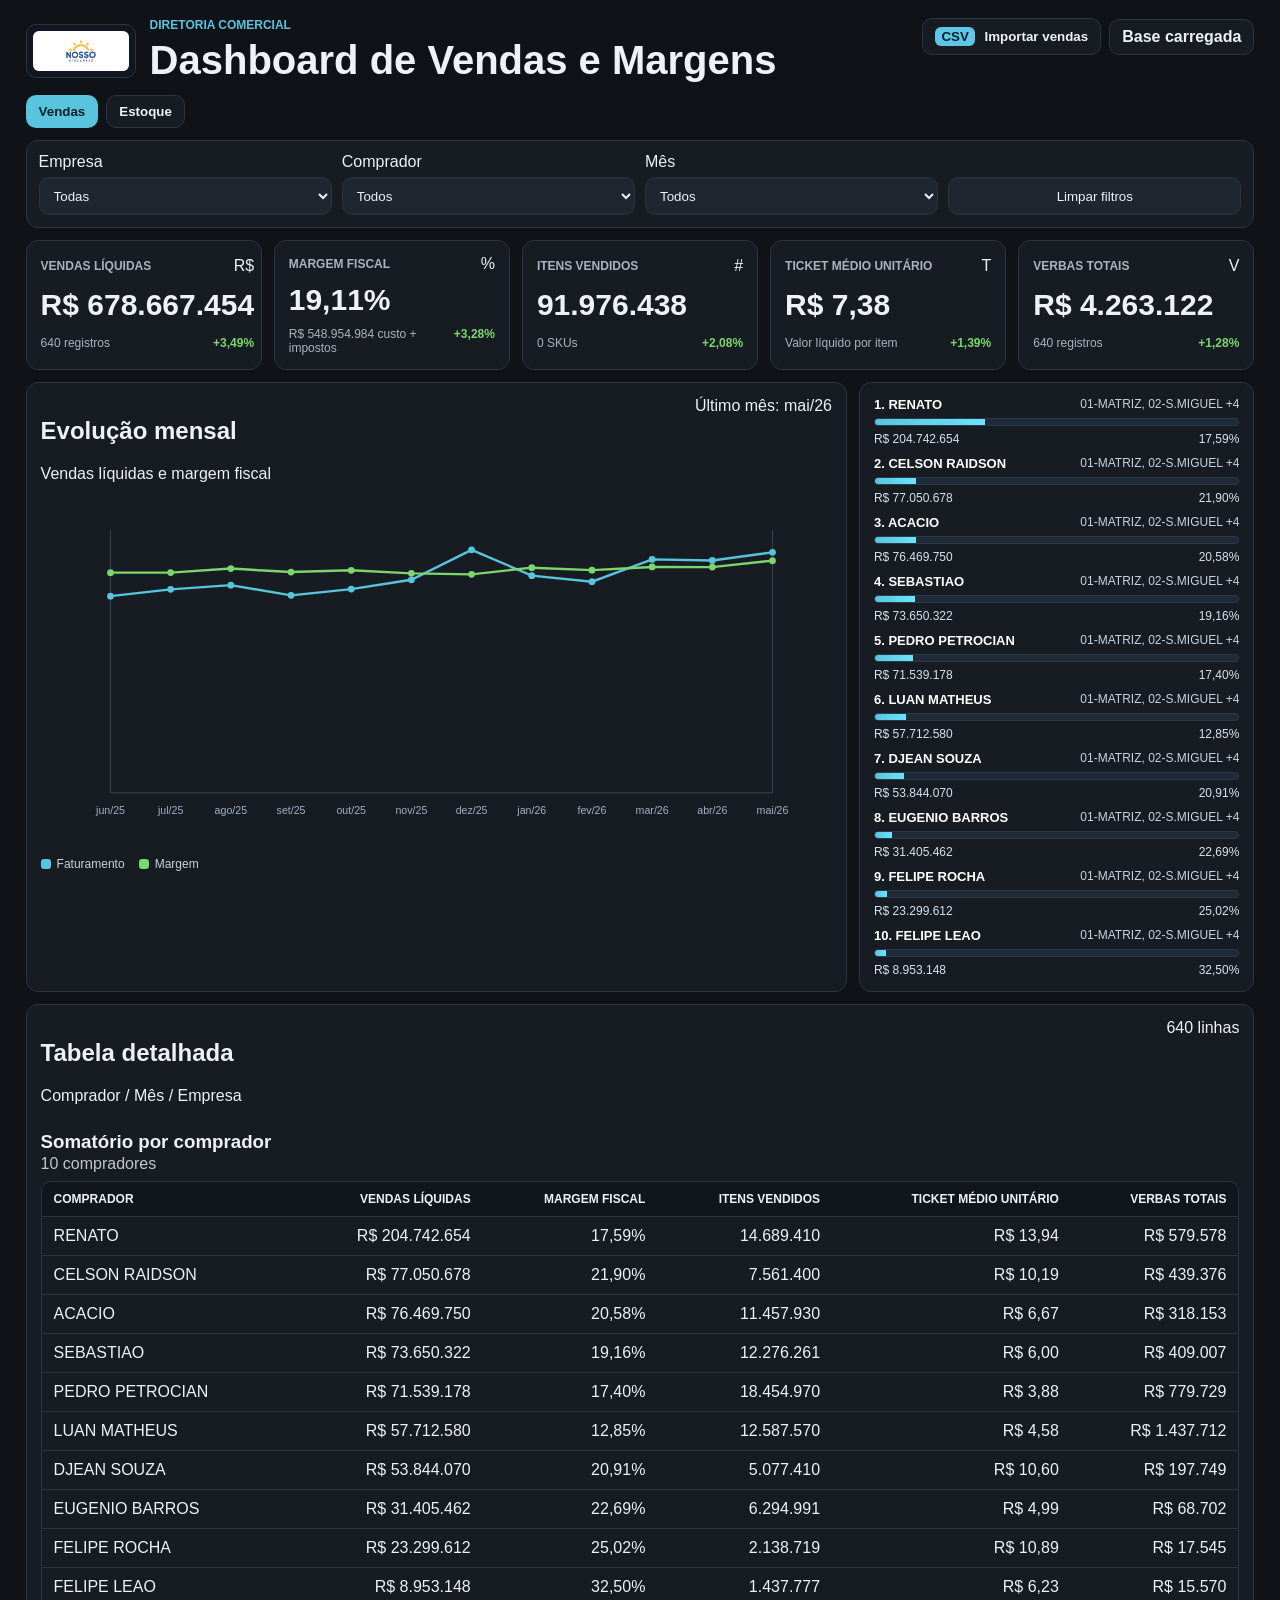
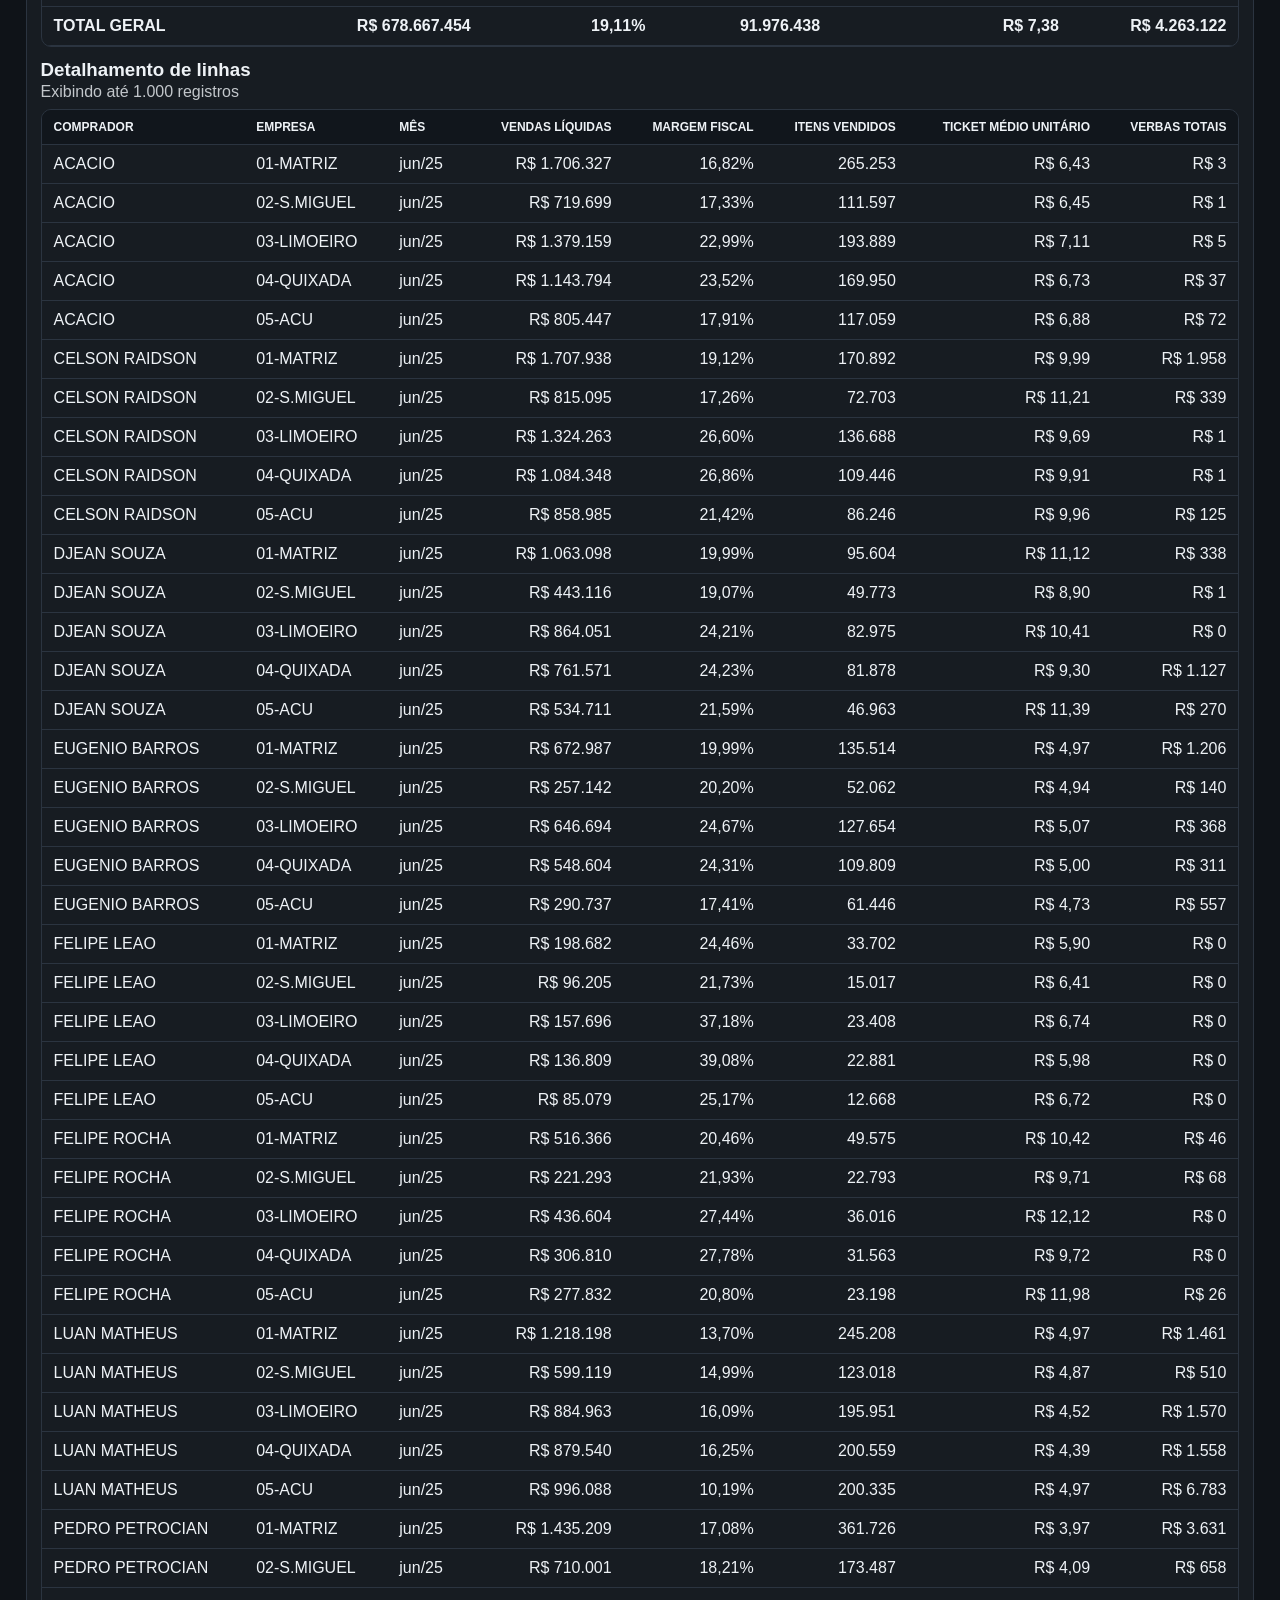
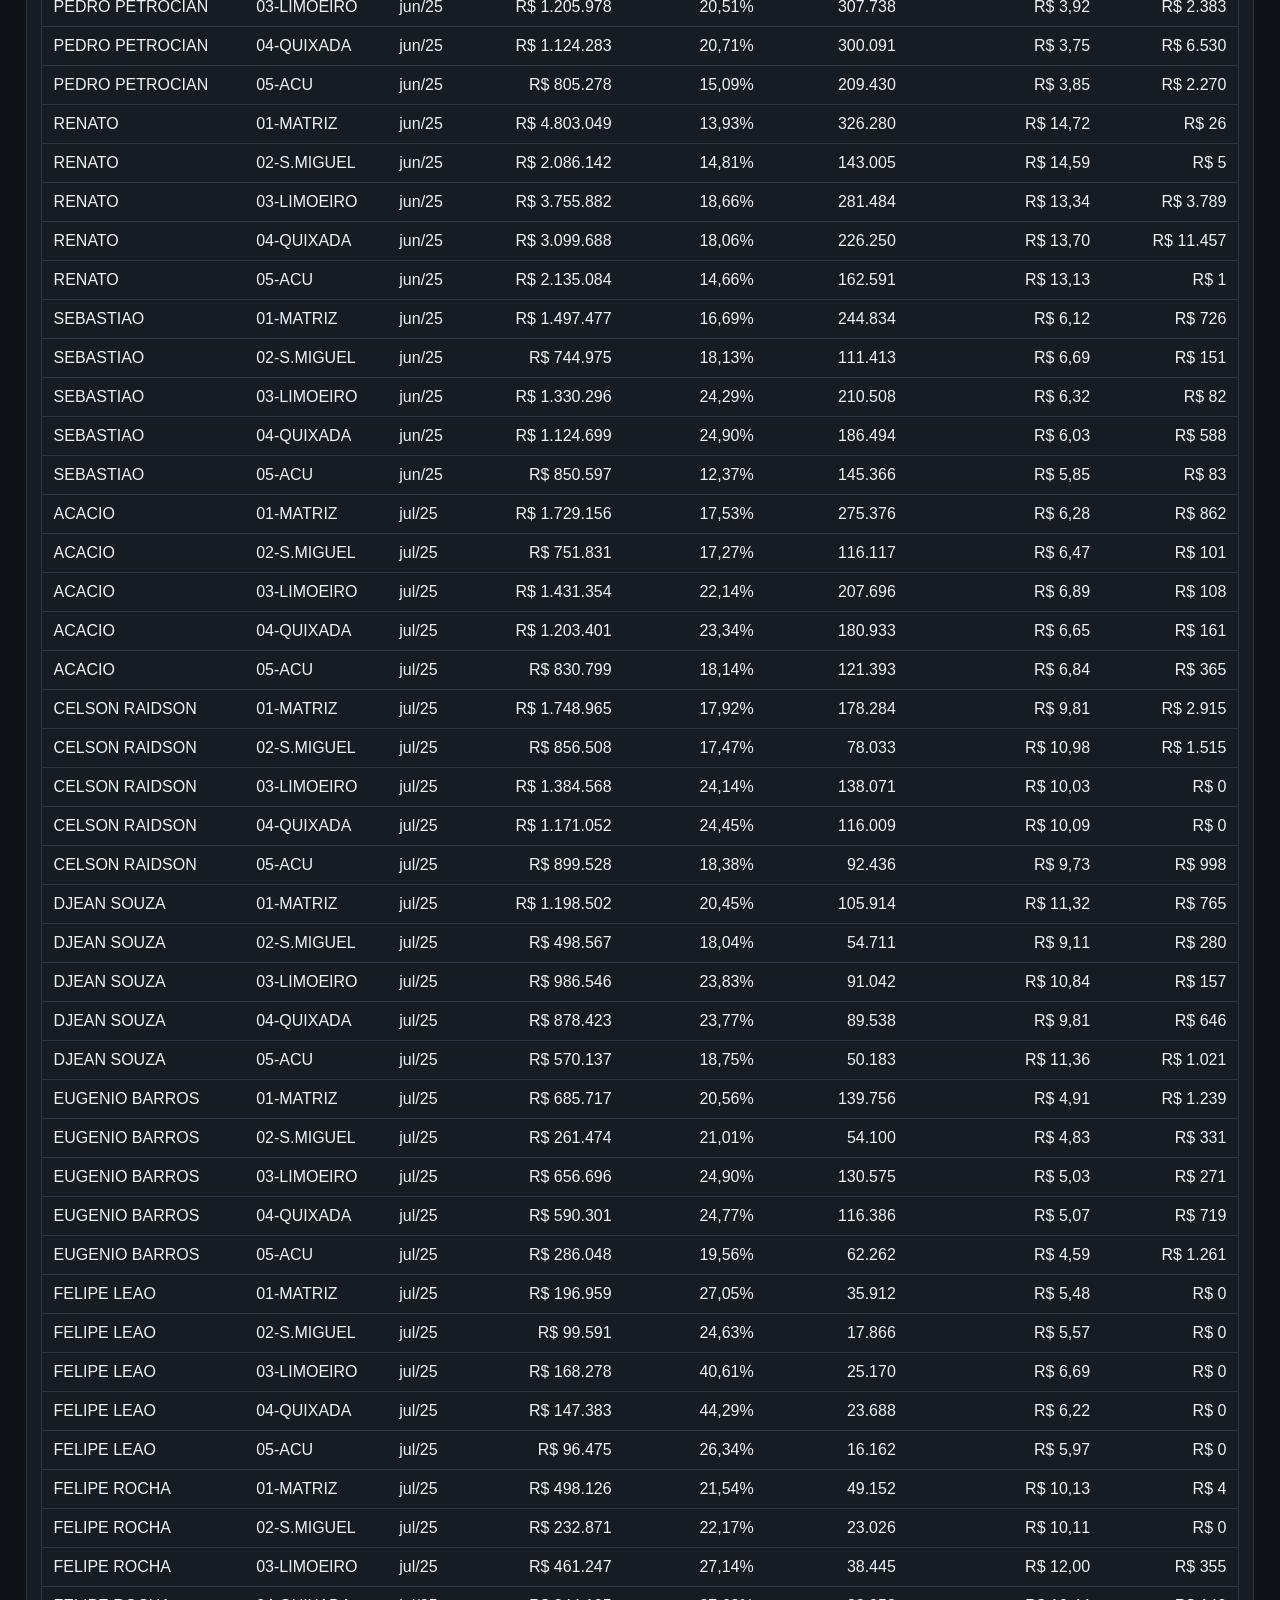
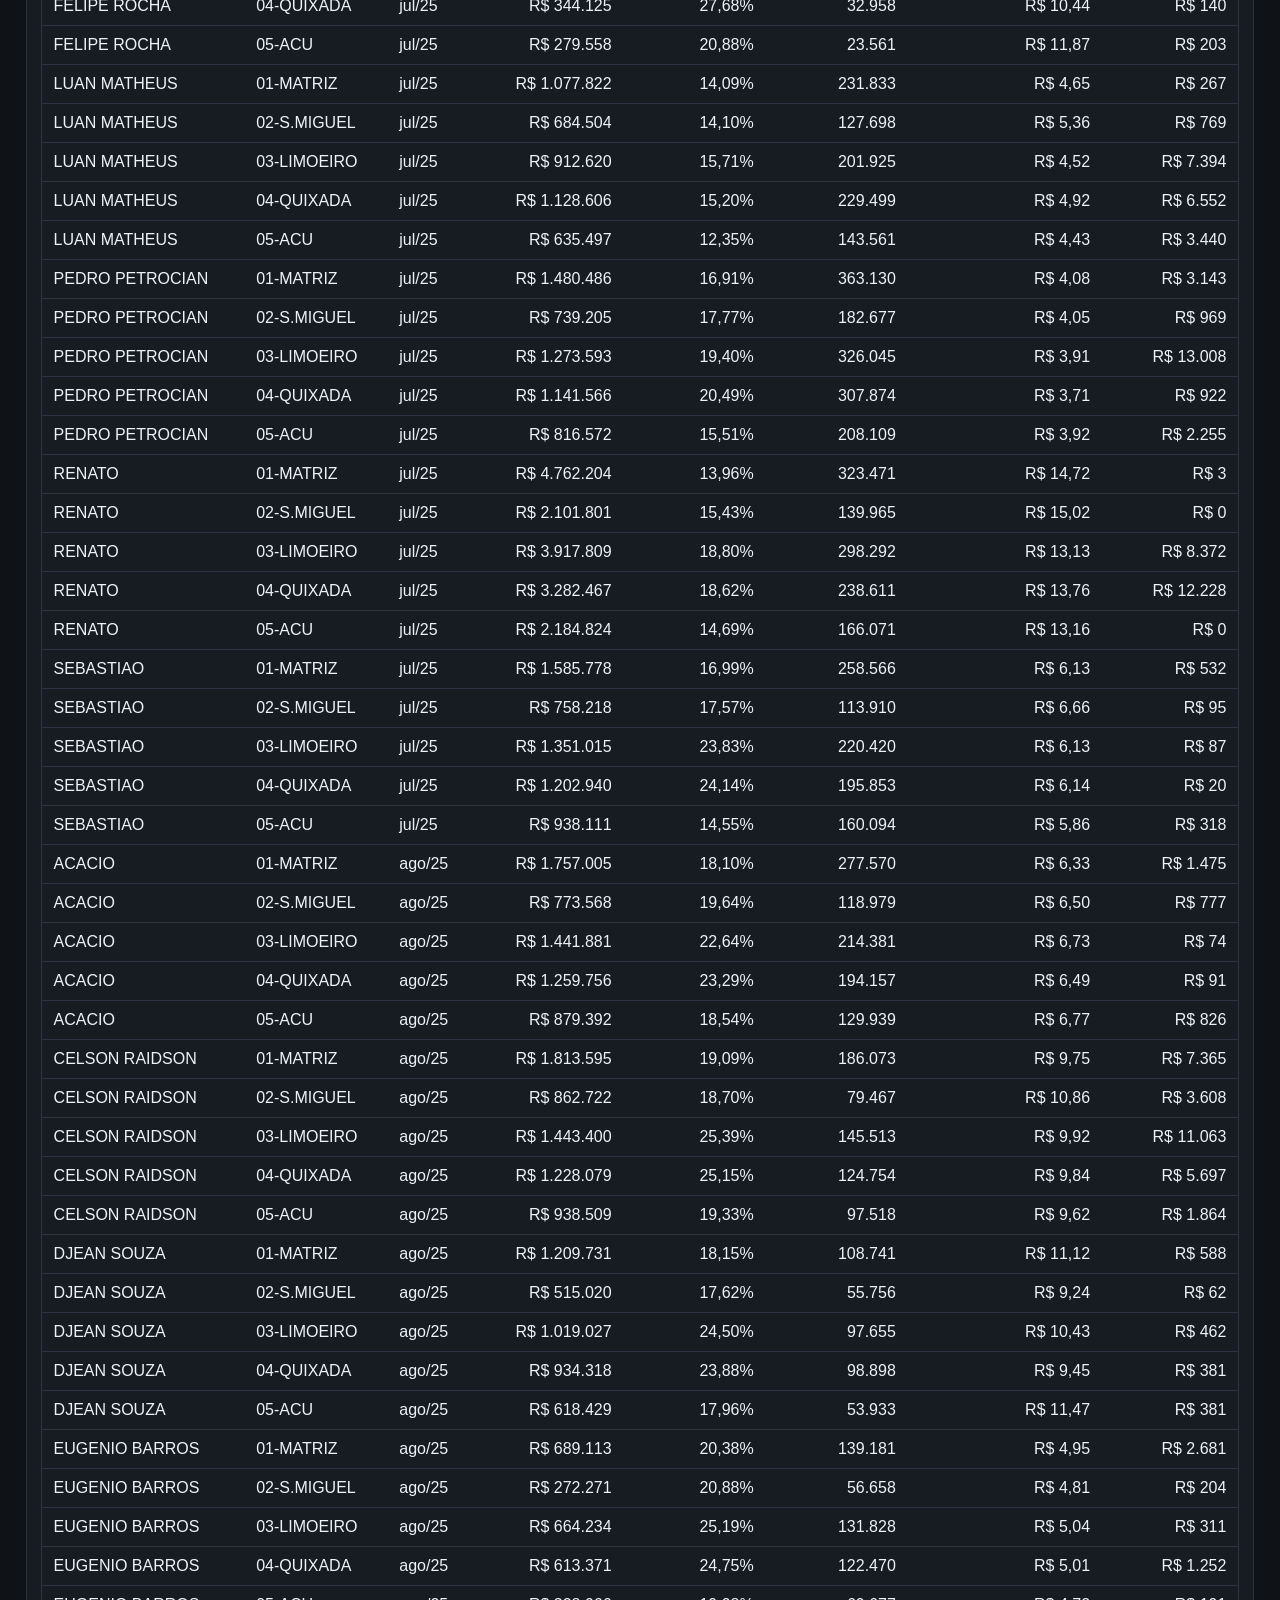
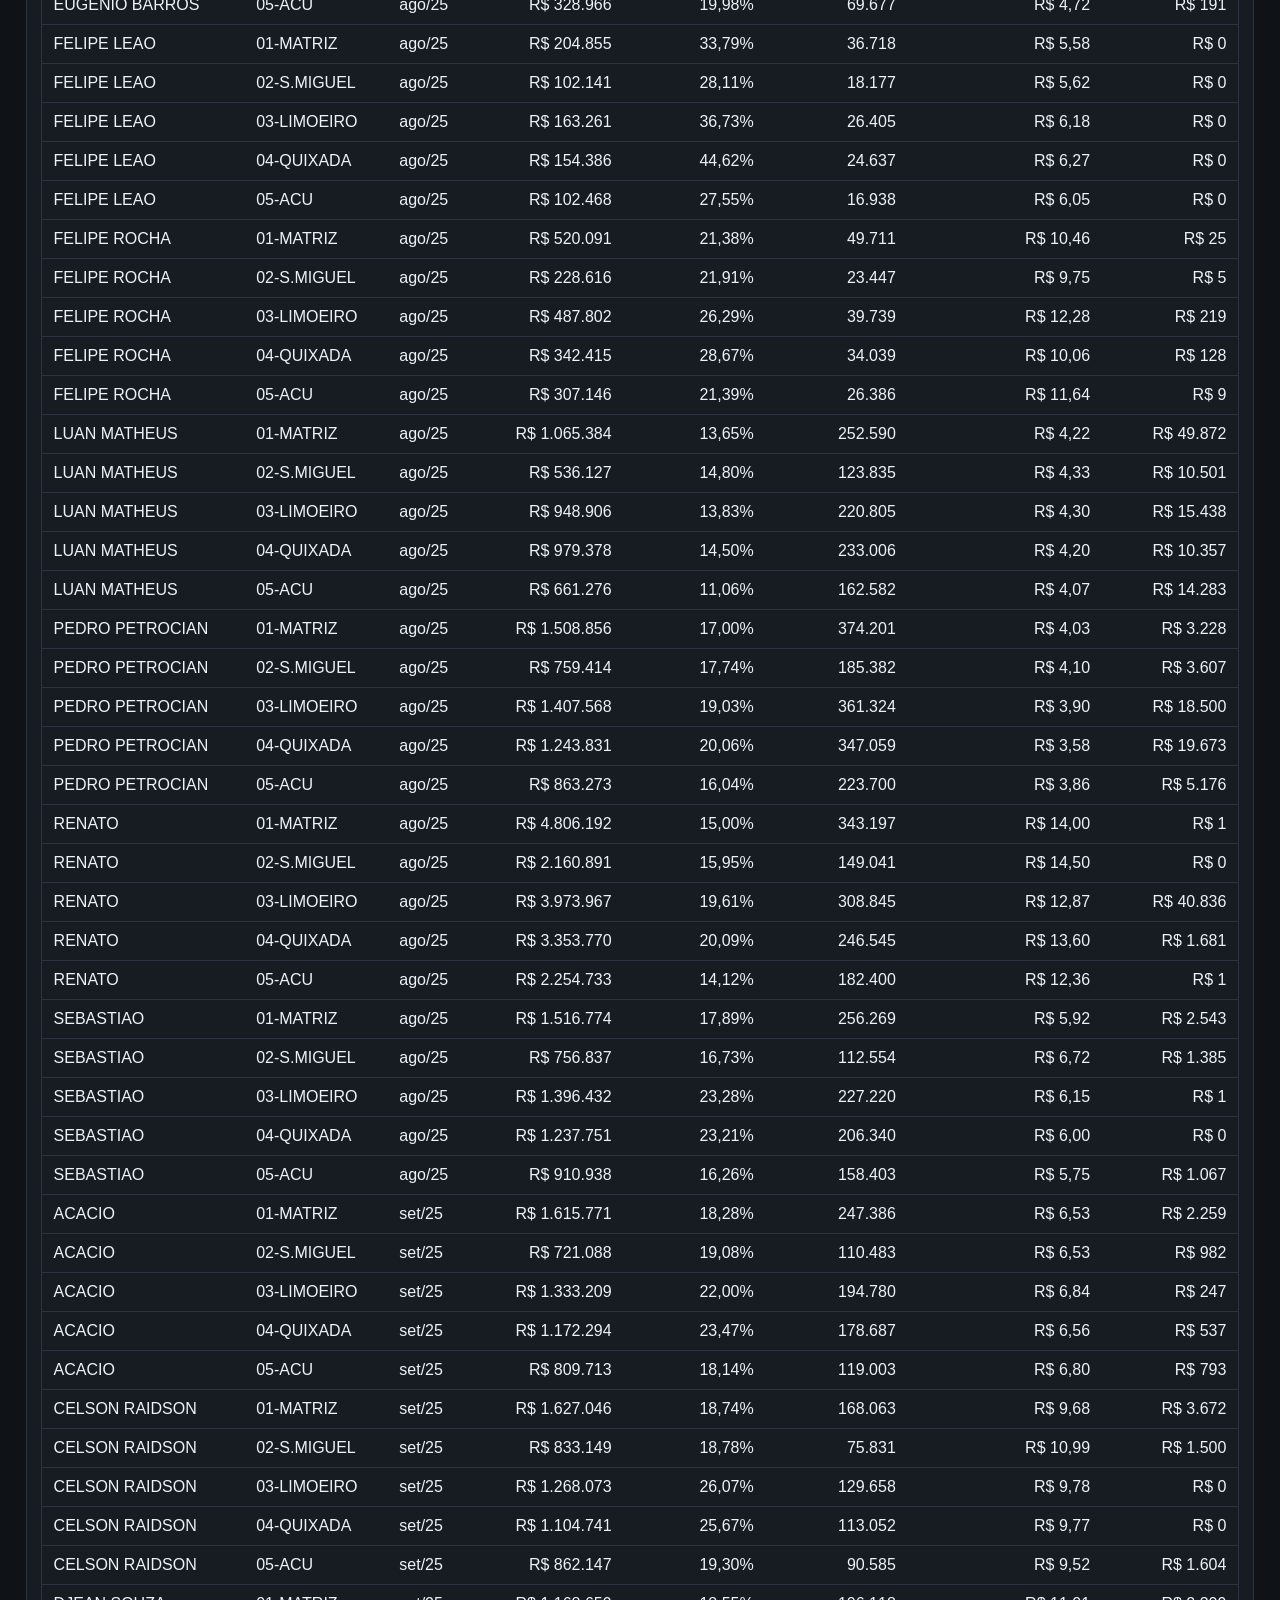
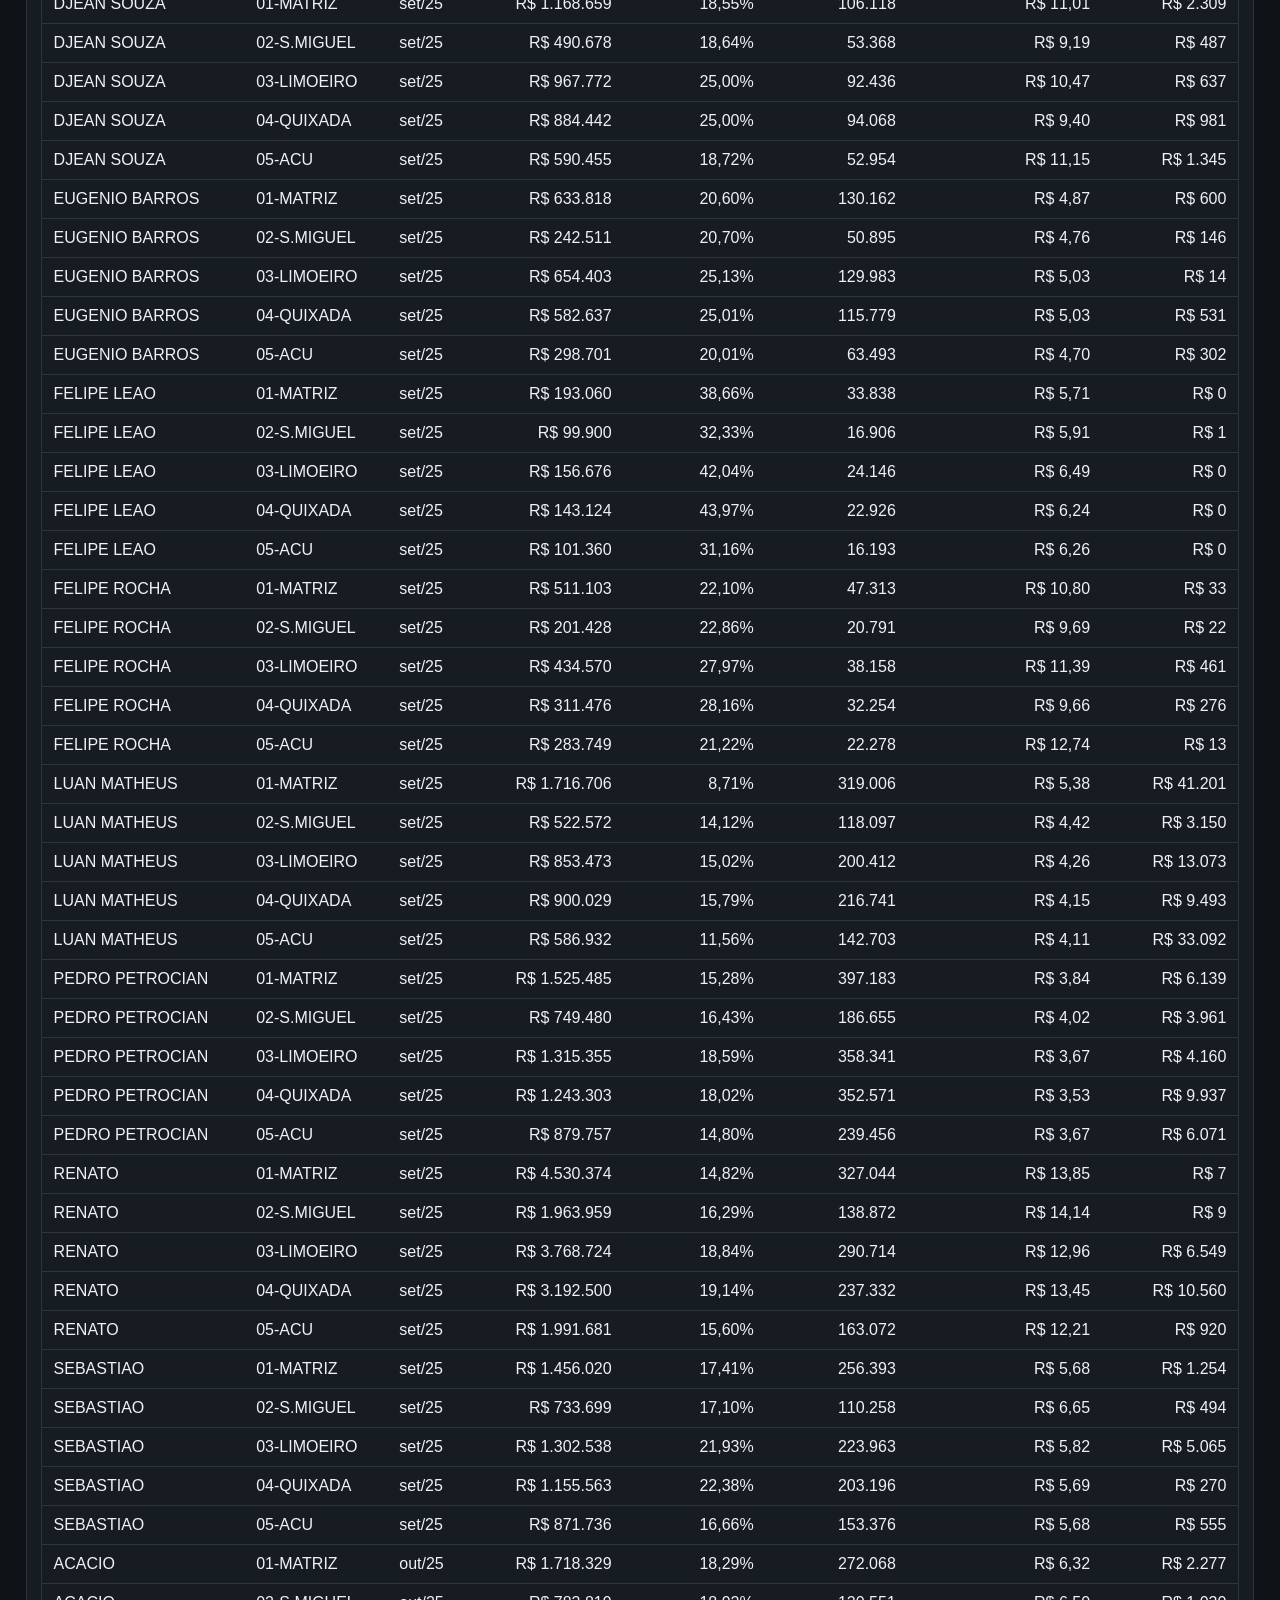
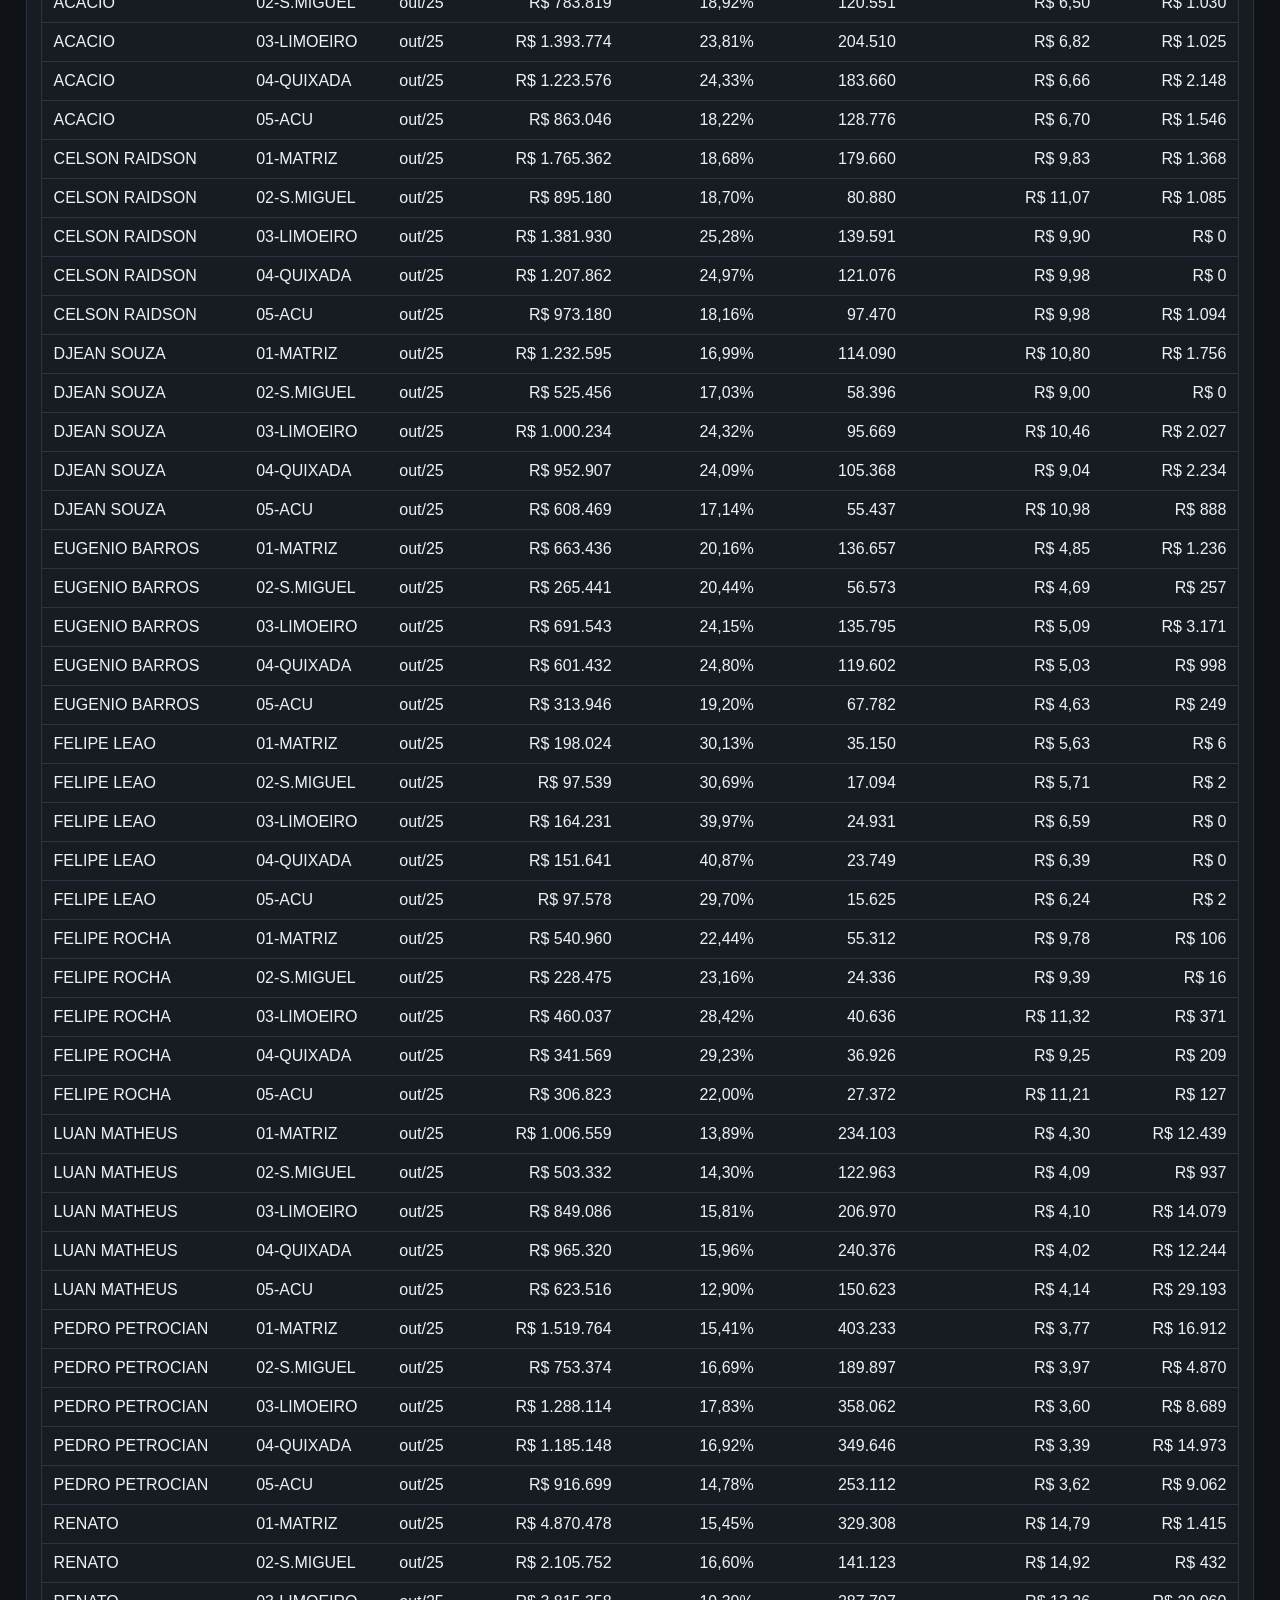
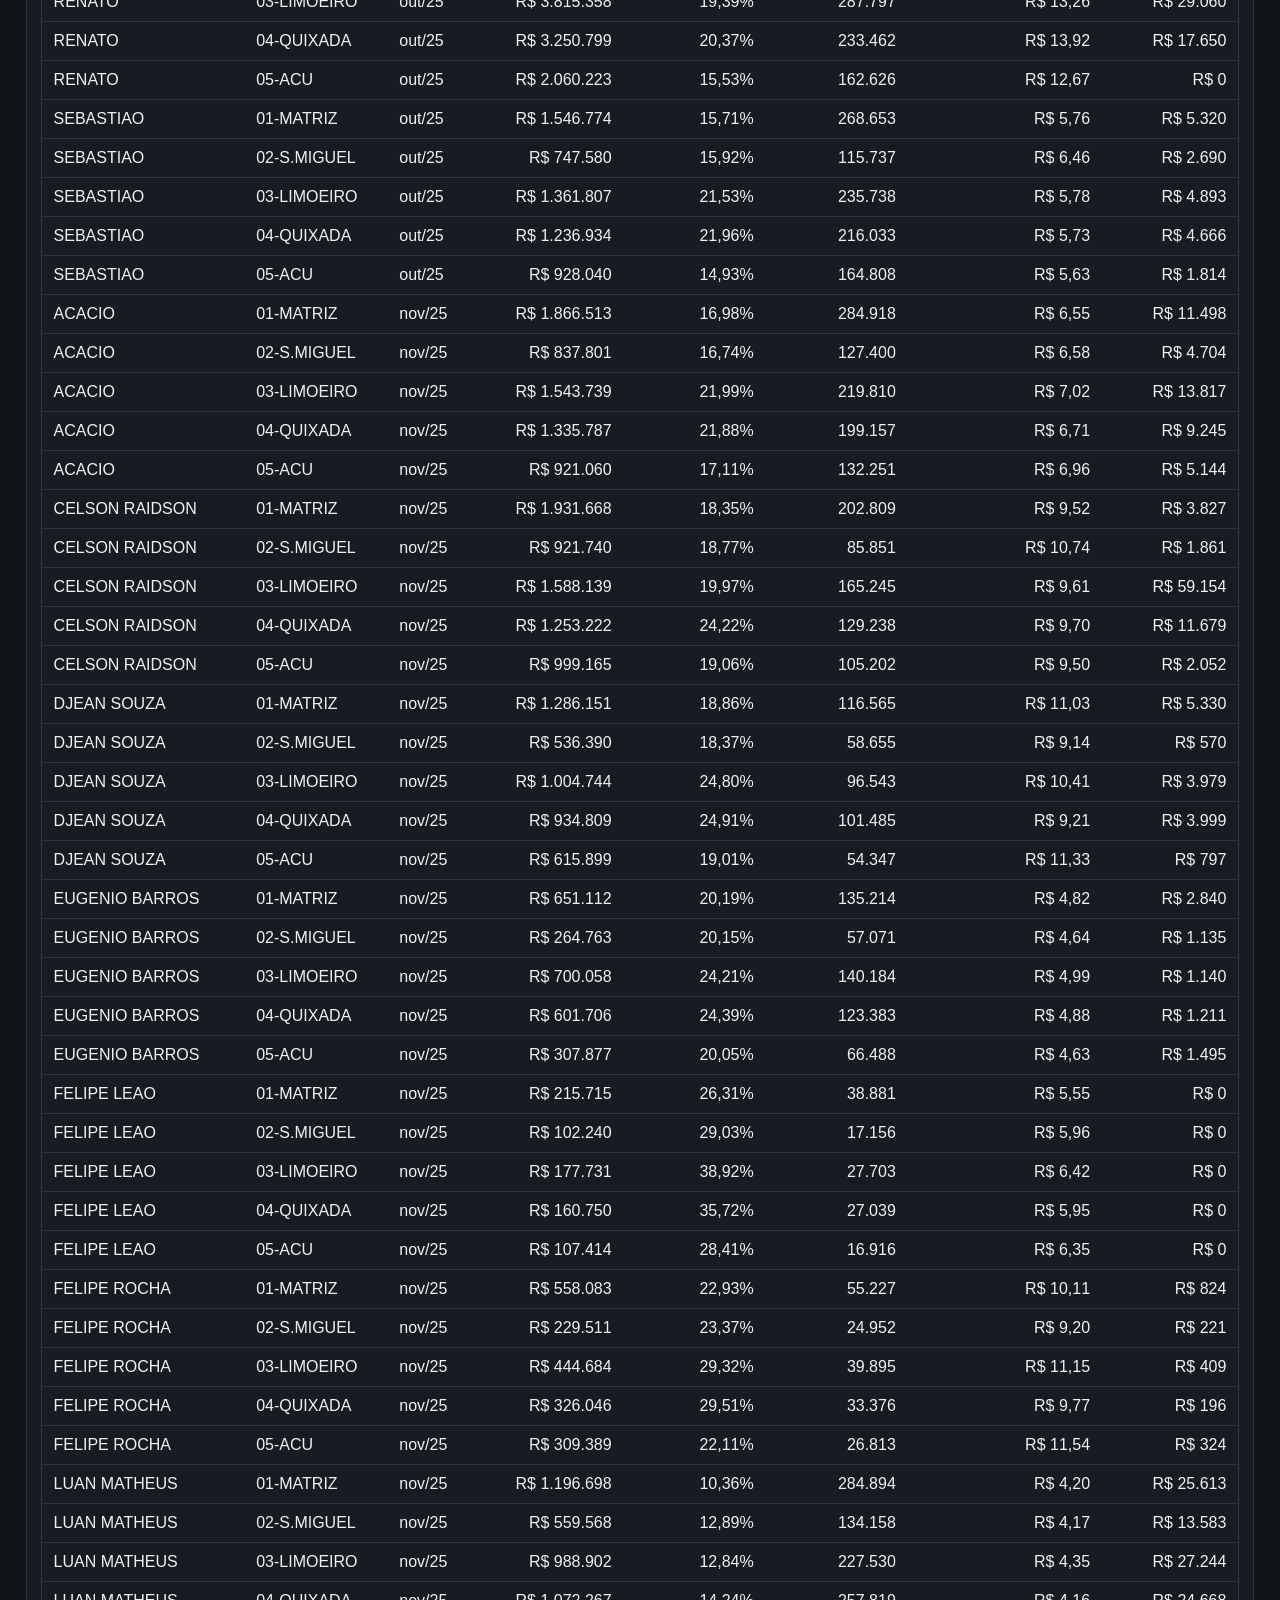
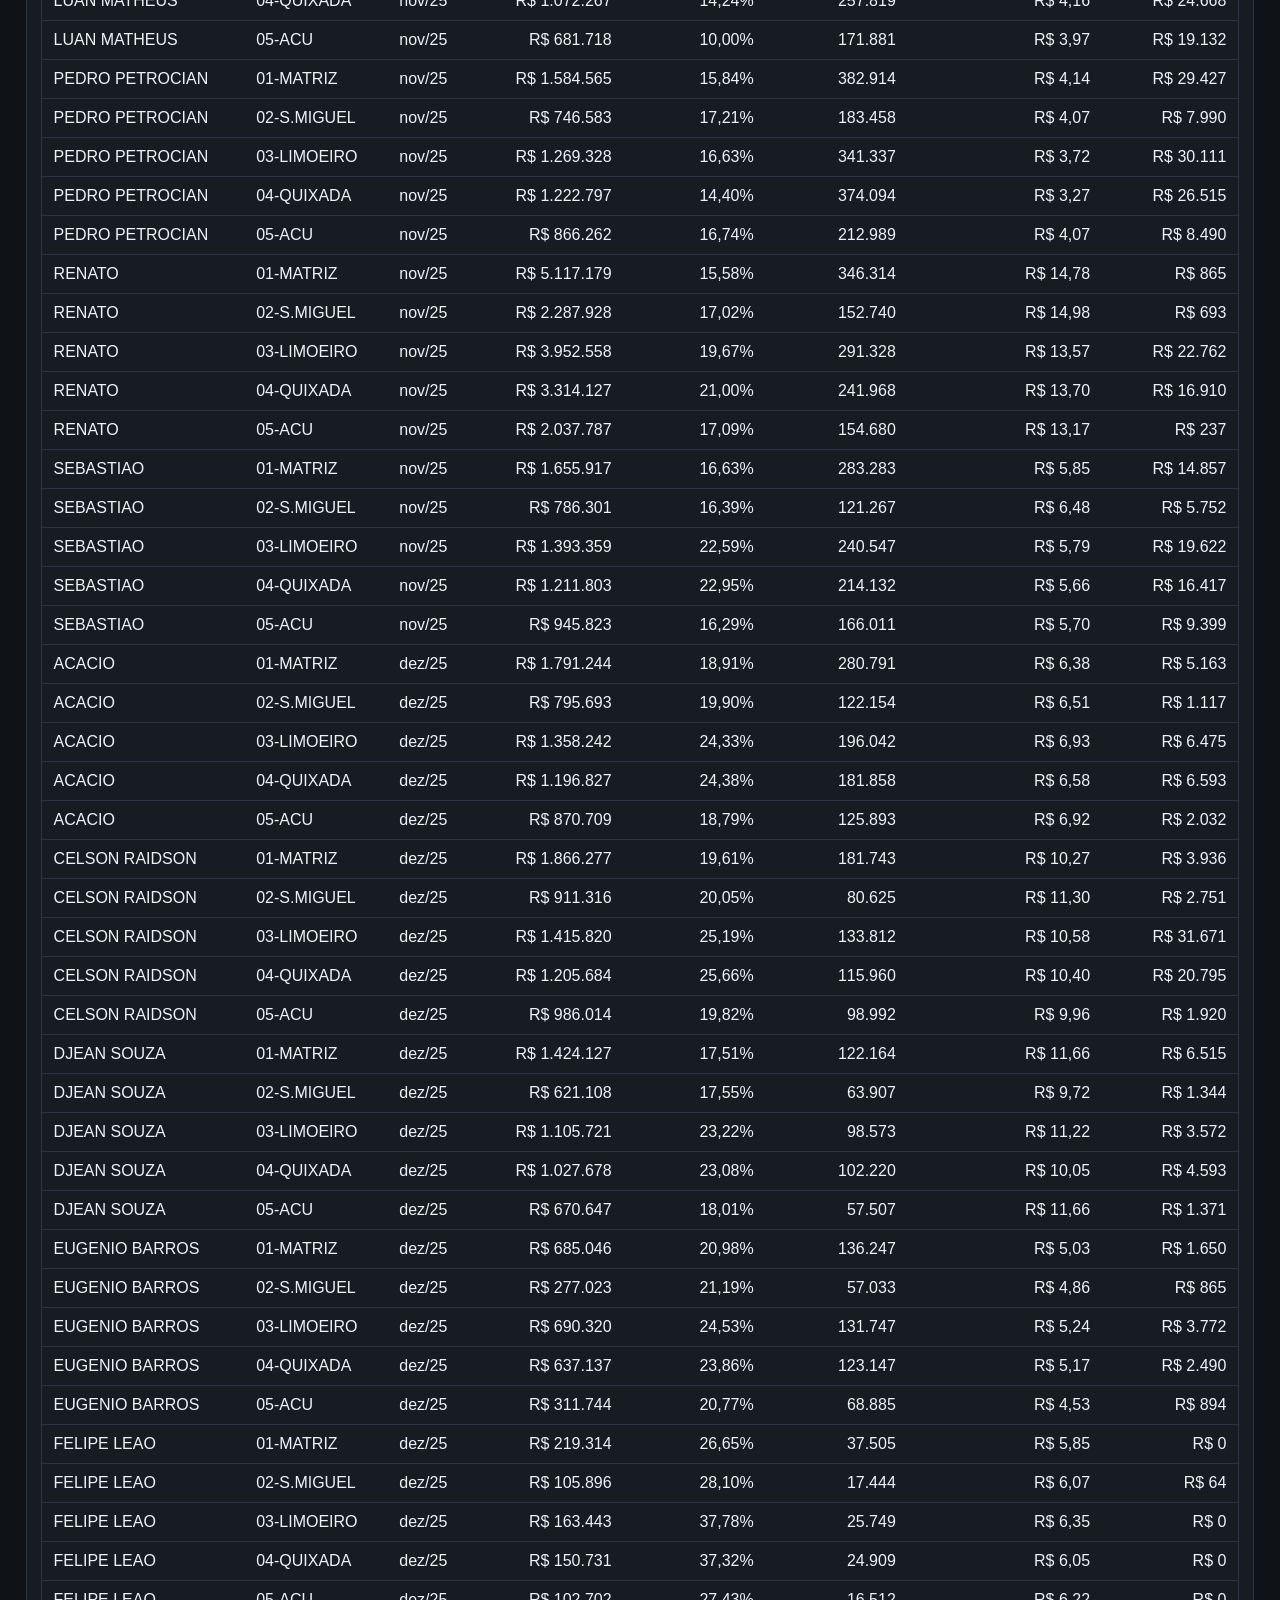
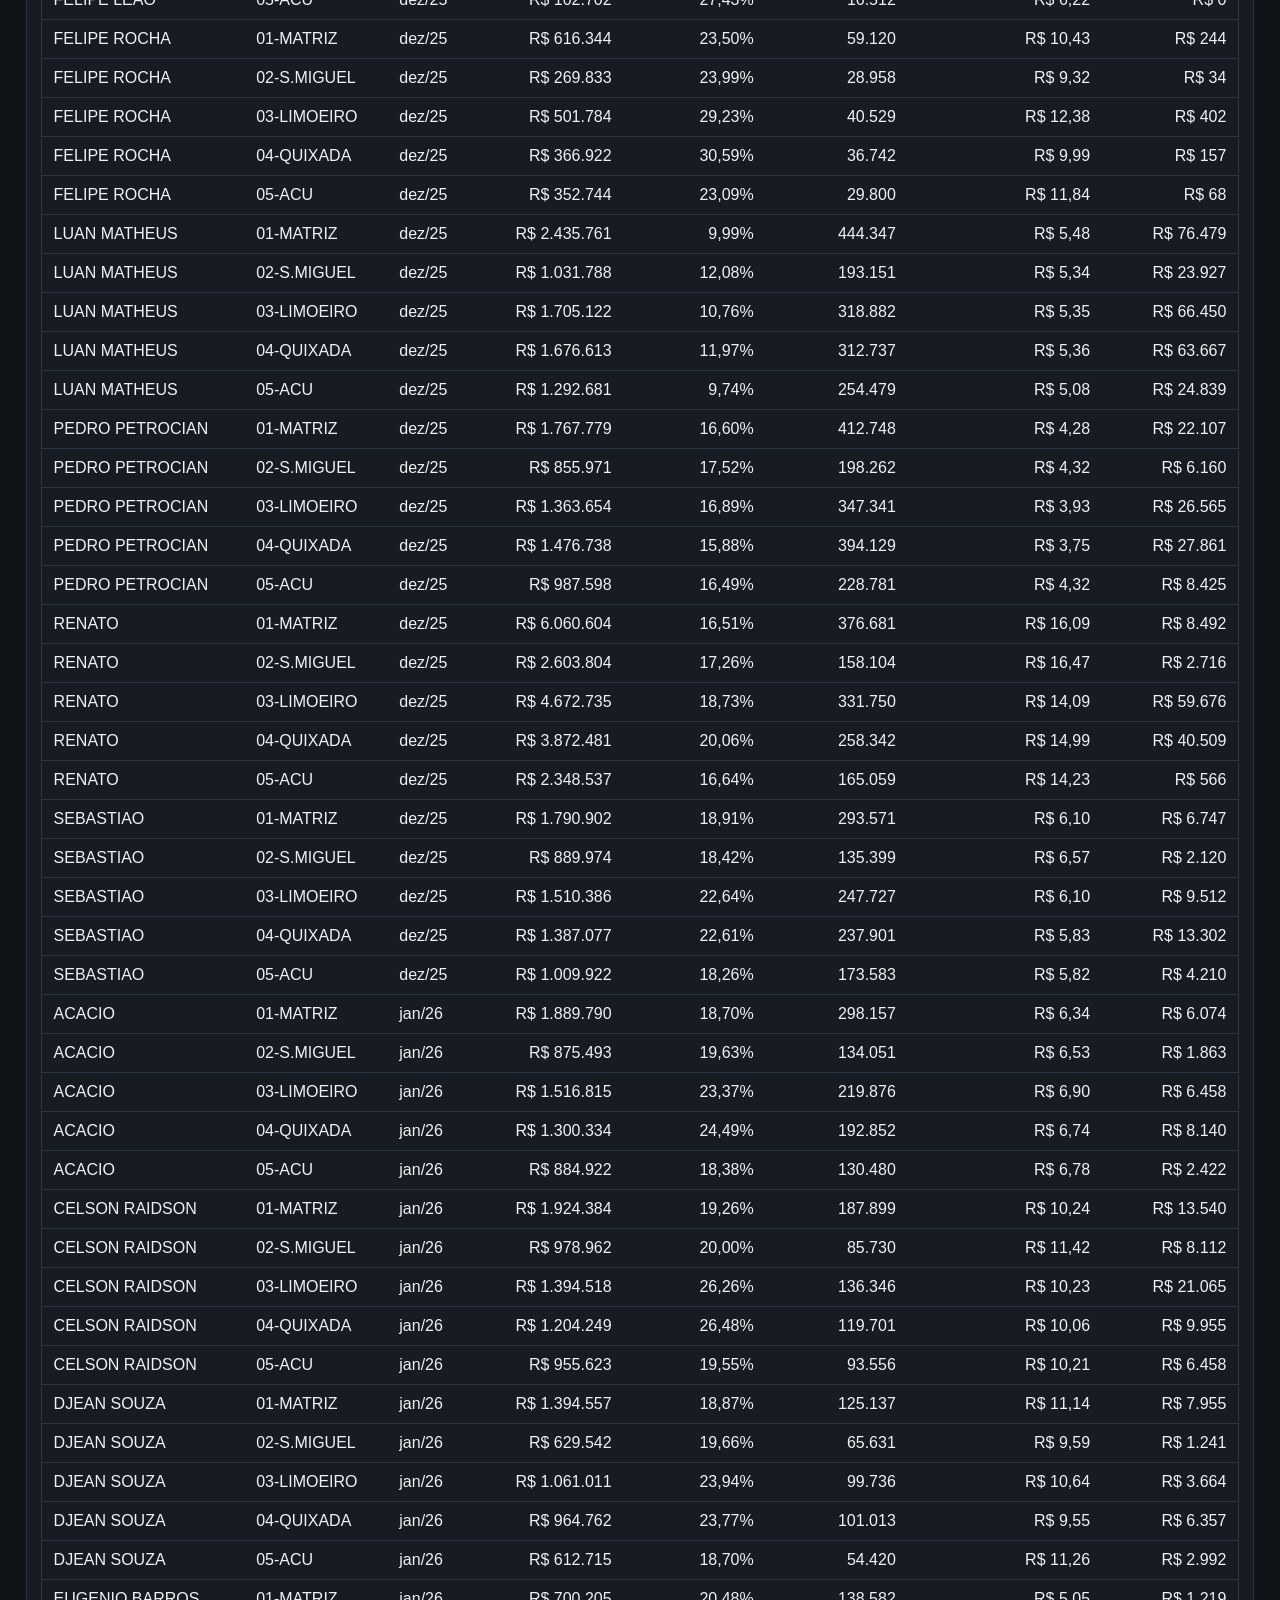
<file: index.html>
﻿<!doctype html>
<html lang="pt-BR">
<head>
  <meta charset="UTF-8" />
  <meta name="viewport" content="width=device-width, initial-scale=1" />
  <title>Dashboard de Vendas e Margens</title>
  <link rel="stylesheet" href="./styles/main.css?v=20260617201037" />
</head>
<body>
  <main class="app-shell">
    <header class="topbar">
      <div class="brand-heading">
        <button id="brand-reset" class="brand-button" type="button" title="Recarregar base padrão">
          <img src="./logo_nosso.png" alt="NOSSO Atacarejo" onerror="this.src='./logo.png';this.onerror=null;" />
        </button>
        <div>
          <p class="eyebrow">Diretoria Comercial</p>
          <h1>Dashboard de Vendas e Margens</h1>
        </div>
      </div>

      <div class="header-actions">
        <button id="import-sales-button" class="import-button" type="button">
          <span class="button-token">CSV</span> Importar vendas
        </button>
        <input id="sales-file-input" type="file" accept=".csv,.txt" class="sr-only" />
        <span id="import-status" class="status-pill">Base carregada</span>
      </div>
    </header>

    <section id="filters" class="filter-panel"></section>
    <section id="kpi-cards" class="kpi-grid"></section>

    <div class="visual-grid">
      <section class="panel">
        <header class="panel-header">
          <div>
            <h2>Evolução mensal</h2>
            <p>Vendas líquidas e margem fiscal</p>
          </div>
          <span id="line-chart-badge" class="metric-badge"></span>
        </header>
        <div id="monthly-chart"></div>
      </section>

      <section id="buyer-ranking" class="panel">
        <header class="panel-header">
          <div>
            <h2>Ranking por comprador</h2>
            <p>Participação em vendas</p>
          </div>
        </header>
      </section>
    </div>

    <section id="data-table" class="panel panel-wide"></section>
  </main>

  <script type="module" src="./src/app.js?v=20260617201037"></script>
  <script type="module" src="./src/stock-tab.js?v=20260617201037"></script>
</body>
</html>
</file>
<file: styles/main.css>
﻿:root{
  --bg:#0f1318; --surface:#171c22; --surface2:#1f2630;
  --text:#eef2f6; --muted:#a9b4c1; --border:#2b3440;
  --cyan:#58c4dd; --green:#7ad66d; --coral:#ef6f6c;
}
*{box-sizing:border-box}
body{
  margin:0; background:var(--bg); color:var(--text);
  font-family:Inter,Segoe UI,Arial,sans-serif;
}
.app-shell{width:min(96%,1480px);margin:0 auto;padding:18px 0 28px}
.topbar{display:flex;justify-content:space-between;gap:12px;align-items:flex-start;margin-bottom:12px}
.eyebrow{margin:0 0 6px;color:var(--cyan);font-size:12px;font-weight:800;text-transform:uppercase}
h1{margin:0;font-size:40px}
.header-actions{display:flex;gap:8px;align-items:center;flex-wrap:wrap}
.import-button,.status-pill{
  border:1px solid var(--border);background:var(--surface);color:var(--text);
  border-radius:10px;padding:8px 12px;font-weight:700
}
.filter-panel,.panel,.kpi-card{
  background:var(--surface); border:1px solid var(--border); border-radius:12px;
}
.filter-panel{padding:12px;margin-bottom:12px}
.filters{display:grid;grid-template-columns:repeat(4,minmax(150px,1fr));gap:10px}
.field{display:grid;gap:6px}
.select,.reset-button{
  min-height:38px;border:1px solid var(--border);border-radius:10px;
  background:var(--surface2);color:var(--text);padding:0 10px
}
.kpi-grid{display:grid;grid-template-columns:repeat(5,minmax(0,1fr));gap:12px;margin-bottom:12px}
.kpi-card{padding:14px;display:grid;gap:10px}
.kpi-topline{display:flex;justify-content:space-between;align-items:center}
.kpi-label{color:var(--muted);font-size:12px;text-transform:uppercase;font-weight:800}
.kpi-value{font-size:30px;font-weight:900}
.kpi-footer{display:flex;justify-content:space-between;color:var(--muted);font-size:12px}
.delta{color:var(--green);font-weight:800}
.delta.negative{color:var(--coral)}
.visual-grid{display:grid;grid-template-columns:1.35fr .65fr;gap:12px;margin-bottom:12px}
.panel{padding:14px;min-height:120px}
.panel-header{display:flex;justify-content:space-between;align-items:flex-start;margin-bottom:10px}
.table-wrap{overflow:auto;border:1px solid var(--border);border-radius:10px}
table{width:100%;min-width:980px;border-collapse:collapse}
th,td{padding:10px 12px;border-bottom:1px solid var(--border)}
th{background:#11161c;text-align:left;font-size:12px;text-transform:uppercase}
.numeric{text-align:right}
.empty-state{padding:26px;text-align:center;color:var(--muted);border:1px dashed var(--border);border-radius:10px}
@media (max-width:1080px){
  .filters,.kpi-grid,.visual-grid{grid-template-columns:repeat(2,minmax(0,1fr))}
}
@media (max-width:720px){
  .topbar{flex-direction:column}
  .filters,.kpi-grid,.visual-grid{grid-template-columns:1fr}
  h1{font-size:32px}
}

/* Fix do gráfico */
.chart-svg { width: 100%; height: 340px; display: block; }
.axis-line { stroke: #3a4554; stroke-width: 1; }
.axis-label { fill: #9fb0c6; font-size: 11px; }
.sales-line { fill: none; stroke: var(--cyan); stroke-width: 2.5; }
.margin-line { fill: none; stroke: var(--green); stroke-width: 2.5; }
.chart-legend { display:flex; gap:14px; margin-top:8px; color:#c7d2e0; font-size:12px; }
.legend-item { display:flex; align-items:center; gap:6px; }
.legend-swatch { width:10px; height:10px; border-radius:3px; display:inline-block; }

/* Ranking fix */
.bar-list { display: grid; gap: 10px; }
.bar-row { display: grid; gap: 6px; }
.bar-name { display: flex; justify-content: space-between; gap: 8px; font-size: 12px; color: #c8d3e0; }
.bar-name strong { color: #ffffff; font-size: 13px; }
.bar-track { width: 100%; height: 8px; background: #1f2a36; border: 1px solid #2a3a4d; border-radius: 999px; overflow: hidden; }
.bar-fill { height: 100%; background: linear-gradient(90deg, var(--cyan), #6be3ff); }
.bar-value { display: flex; justify-content: space-between; font-size: 12px; color: #d7e3f0; }

/* logo + import fix */
.brand-heading{display:flex;align-items:center;gap:14px}
.brand-button{border:1px solid #2b3440;background:#111722;border-radius:10px;padding:6px;cursor:pointer}
.brand-button img{display:block;width:96px;height:40px;object-fit:contain;background:#fff;border-radius:6px}
.sr-only{position:absolute!important;width:1px!important;height:1px!important;padding:0!important;margin:-1px!important;overflow:hidden!important;clip:rect(0,0,0,0)!important;border:0!important}
.button-token{display:inline-block;padding:2px 6px;border-radius:6px;background:#5ec7e6;color:#04212b;font-weight:900;margin-right:6px}
</file>
